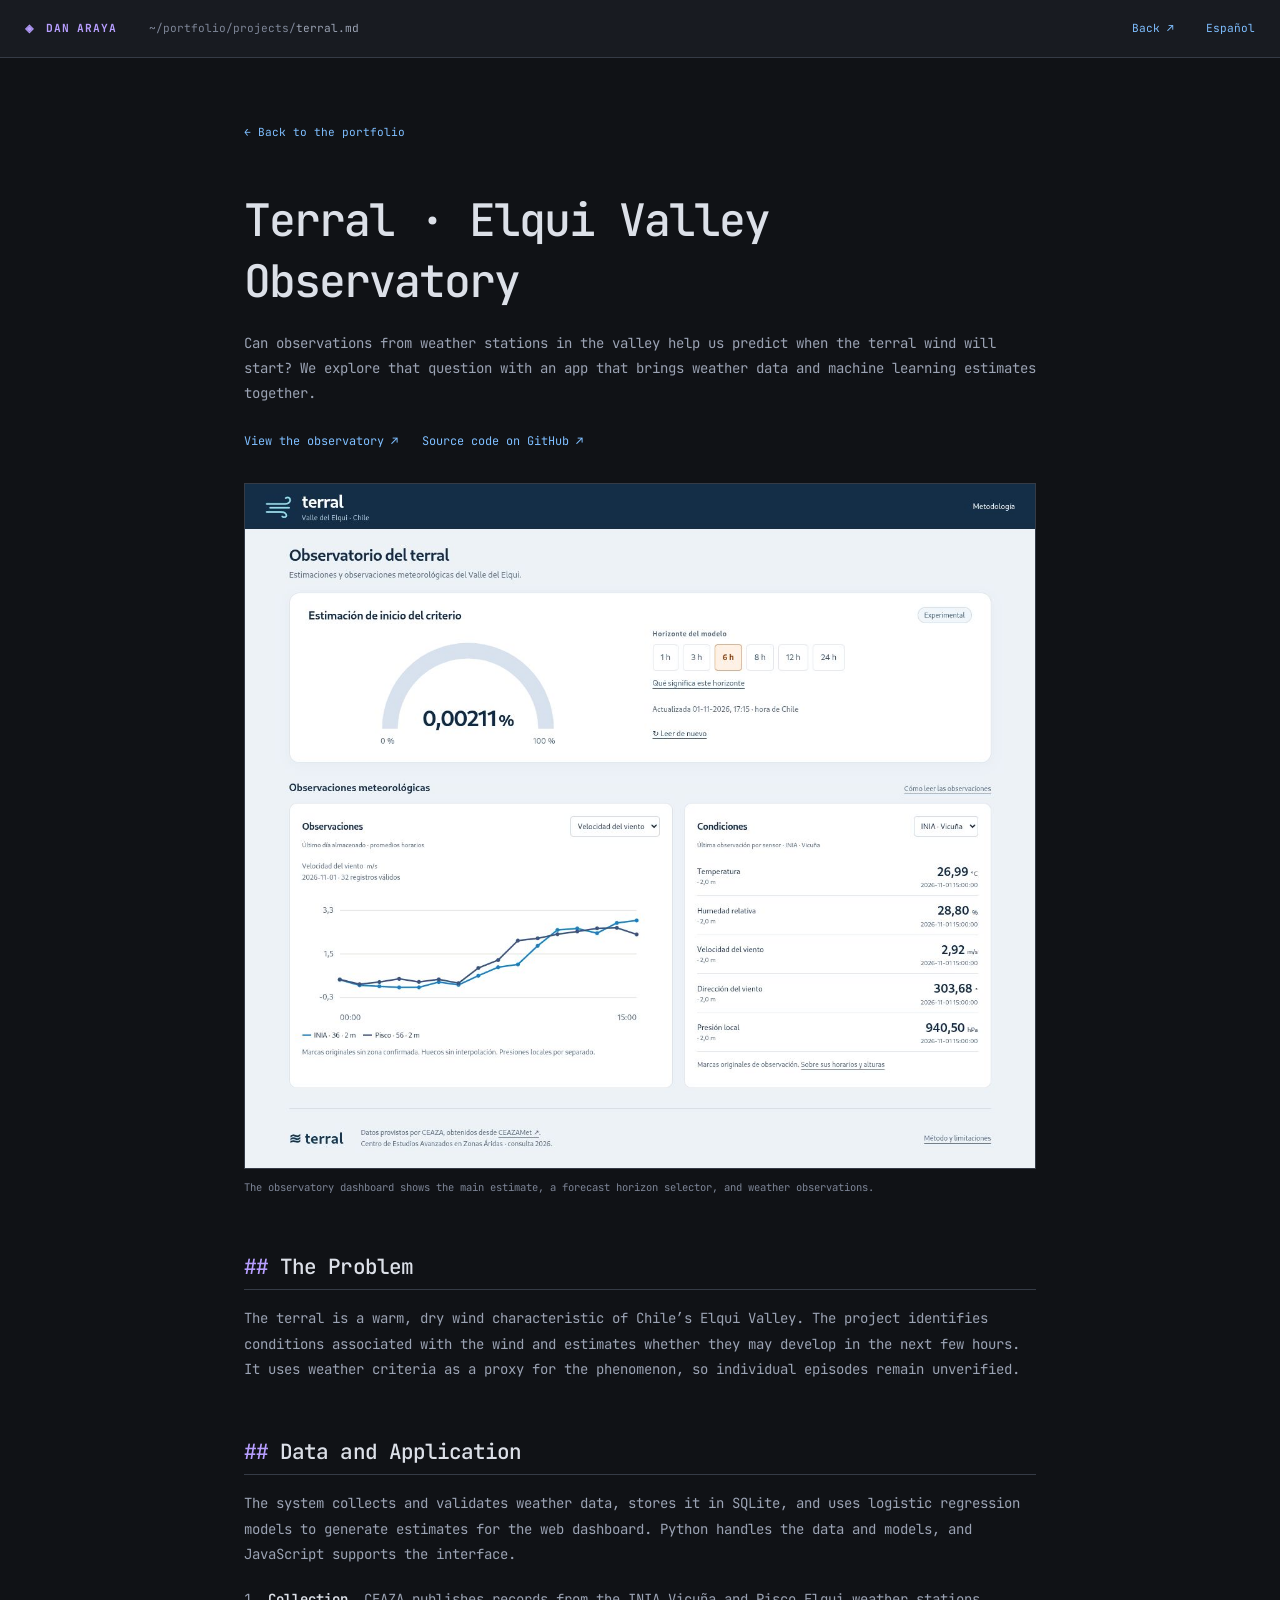
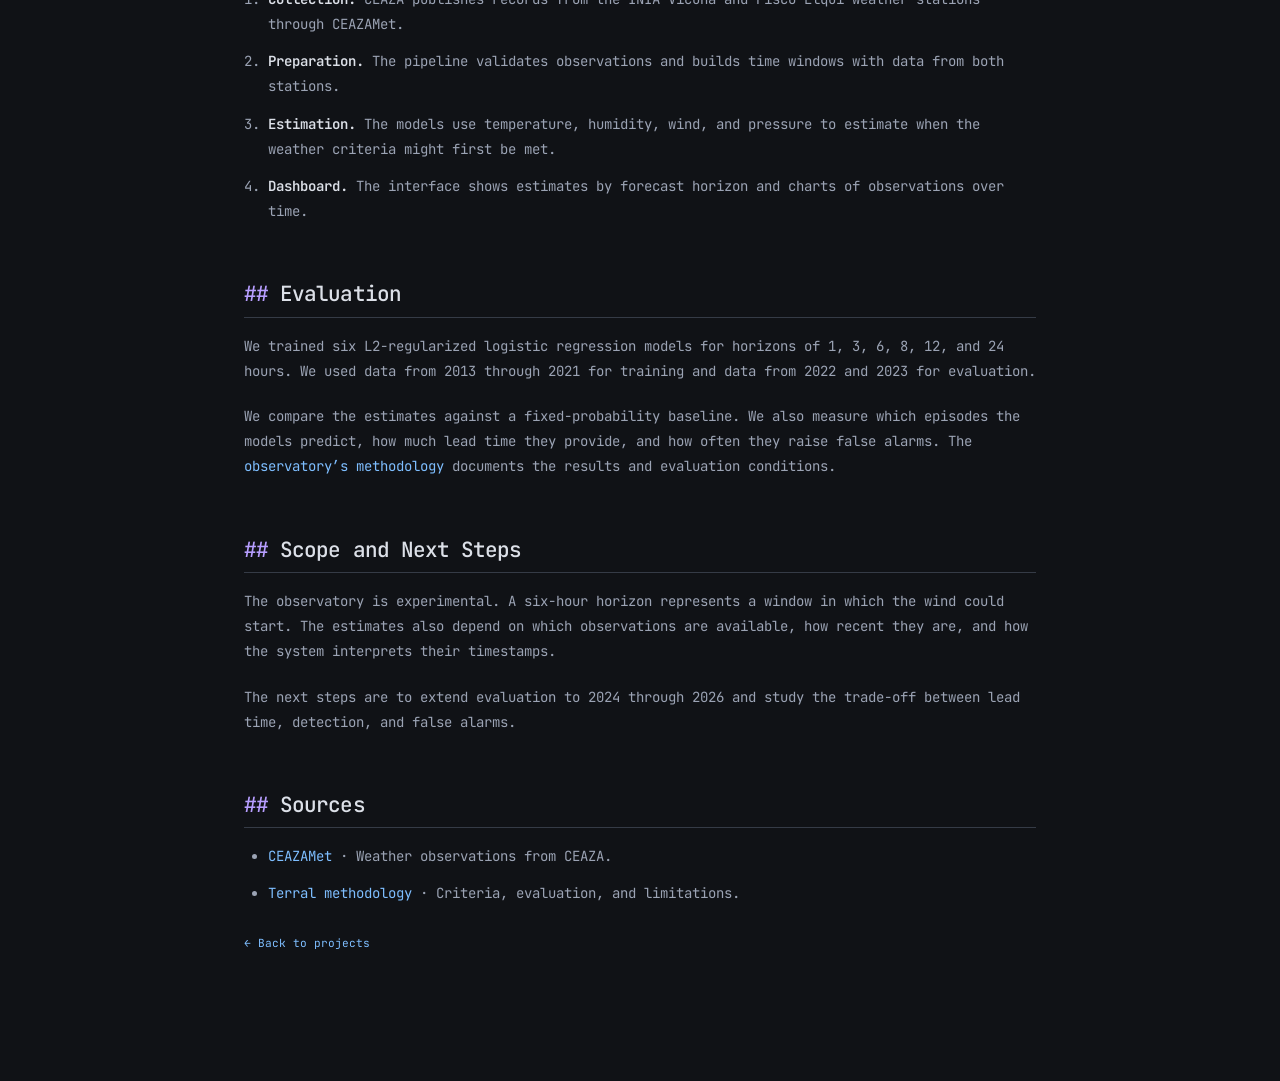
<file: terral.html>
<!DOCTYPE html>
<html lang="es">
<head>
    <meta charset="UTF-8">
    <meta name="viewport" content="width=device-width, initial-scale=1.0">
    <title>Terral · Observatorio del Valle del Elqui · Dan Araya</title>
    <meta name="description" content="Un observatorio experimental que integra datos meteorológicos de CEAZA, modelos de regresión logística y una aplicación web para explorar el inicio del terral.">
    <link rel="icon" type="image/svg+xml" href="assets/favicon.svg?v=dan">
    <link rel="alternate" hreflang="es" href="terral.html">
    <link rel="alternate" hreflang="en" href="en/terral.html">
    <script src="language.js"></script>
    <link rel="preconnect" href="https://fonts.googleapis.com">
    <link rel="preconnect" href="https://fonts.gstatic.com" crossorigin>
    <link href="https://fonts.googleapis.com/css2?family=JetBrains+Mono:wght@400;500;600;700&amp;display=swap" rel="stylesheet">
    <link rel="stylesheet" href="styles.css?v=language">
    <link rel="stylesheet" href="case-study.css">
</head>
<body class="case-page">
    <a class="skip-link" href="#contenido">Ir al contenido</a>
    <div class="workspace-header">
        <a class="workspace-brand" href="index.html#projects">◈ <span>DAN ARAYA</span></a>
        <span class="workspace-path">~/portfolio/proyectos/<span>terral.md</span></span>
        <a class="workspace-github" href="index.html#projects">Volver ↗</a>
        <a class="workspace-language" href="en/terral.html?lang=en" hreflang="en" lang="en">English</a>
    </div>
    <main class="prose-page" id="contenido">
        <a href="index.html#projects" class="prose-page__back">← Volver al portfolio</a>
        <h1>Terral · Observatorio del Valle del Elqui</h1>
        <p>¿Es posible anticipar el inicio del terral con las observaciones de las estaciones del valle? Exploramos esa pregunta mediante una aplicación que reúne datos meteorológicos y estimaciones de machine learning en un mismo lugar.</p>
        <div class="case-links">
            <a href="https://www.terral.live/" target="_blank" rel="noopener noreferrer">Ver observatorio ↗</a>
            <a href="https://github.com/Dan-Araya/terral" target="_blank" rel="noopener noreferrer">Código en GitHub ↗</a>
        </div>
        <figure>
            <img src="assets/terral-dashboard.jpg" width="1265" height="1096" alt="Dashboard de Terral con la estimación de inicio, los horizontes del modelo y la evolución de las observaciones meteorológicas">
            <figcaption>Captura del observatorio: estimación central, selección de horizonte y observaciones meteorológicas.</figcaption>
        </figure>
        <h2>El problema</h2>
        <p>El terral es un viento cálido y seco característico del Valle del Elqui. El proyecto busca reconocer condiciones asociadas a este fenómeno y estimar si podrían comenzar en las horas siguientes. La identificación mediante criterios meteorológicos es una aproximación al fenómeno, no una confirmación de cada episodio.</p>
        <h2>Datos y aplicación</h2>
        <p>El trabajo integra adquisición, validación y almacenamiento en SQLite con modelos de regresión logística y una aplicación web de consulta. Python permite trabajar con los datos y los modelos; JavaScript forma parte de la interfaz.</p>
        <ol>
            <li><strong>Adquisición:</strong> registros de CEAZA, publicados en CEAZAMet, para las estaciones INIA Vicuña y Pisco Elqui.</li>
            <li><strong>Preparación:</strong> validación de observaciones y construcción de ventanas con datos disponibles en ambas estaciones.</li>
            <li><strong>Estimación:</strong> modelos que utilizan temperatura, humedad, viento y presión para explorar el posible inicio del criterio.</li>
            <li><strong>Consulta:</strong> un dashboard con estimaciones por horizonte y gráficas para revisar la evolución de las observaciones.</li>
        </ol>
        <h2>Cómo se evaluó</h2>
        <p>Se entrenaron seis modelos de regresión logística con regularización L2 para horizontes de 1, 3, 6, 8, 12 y 24 horas. El entrenamiento utiliza datos de 2013 a 2021 y la evaluación, datos de 2022 y 2023.</p>
        <p>Las estimaciones se comparan con una referencia de probabilidad fija. También se evalúan los episodios anticipados, la anticipación y las falsas alarmas. La <a href="https://www.terral.live/metodologia" target="_blank" rel="noopener noreferrer">metodología del observatorio</a> documenta los resultados y sus condiciones de evaluación.</p>
        <h2>Alcance y próximos pasos</h2>
        <p>El observatorio es experimental. Un horizonte de seis horas representa una ventana de posible inicio, no una hora exacta. La disponibilidad, frescura y interpretación temporal de las observaciones también condicionan las estimaciones.</p>
        <p>Los próximos pasos incluyen ampliar la evaluación a 2024 a 2026 y estudiar el equilibrio entre anticipación, detección y falsas alarmas.</p>
        <h2>Fuentes</h2>
        <ul>
            <li><a href="https://www.ceazamet.cl/" target="_blank" rel="noopener noreferrer">CEAZAMet</a>: observaciones meteorológicas de CEAZA.</li>
            <li><a href="https://www.terral.live/metodologia" target="_blank" rel="noopener noreferrer">Metodología de Terral</a>: criterios, evaluación y limitaciones.</li>
        </ul>
        <a href="index.html#projects" class="prose-page__back">← Volver a proyectos</a>
    </main>
</body>
</html>
</file>
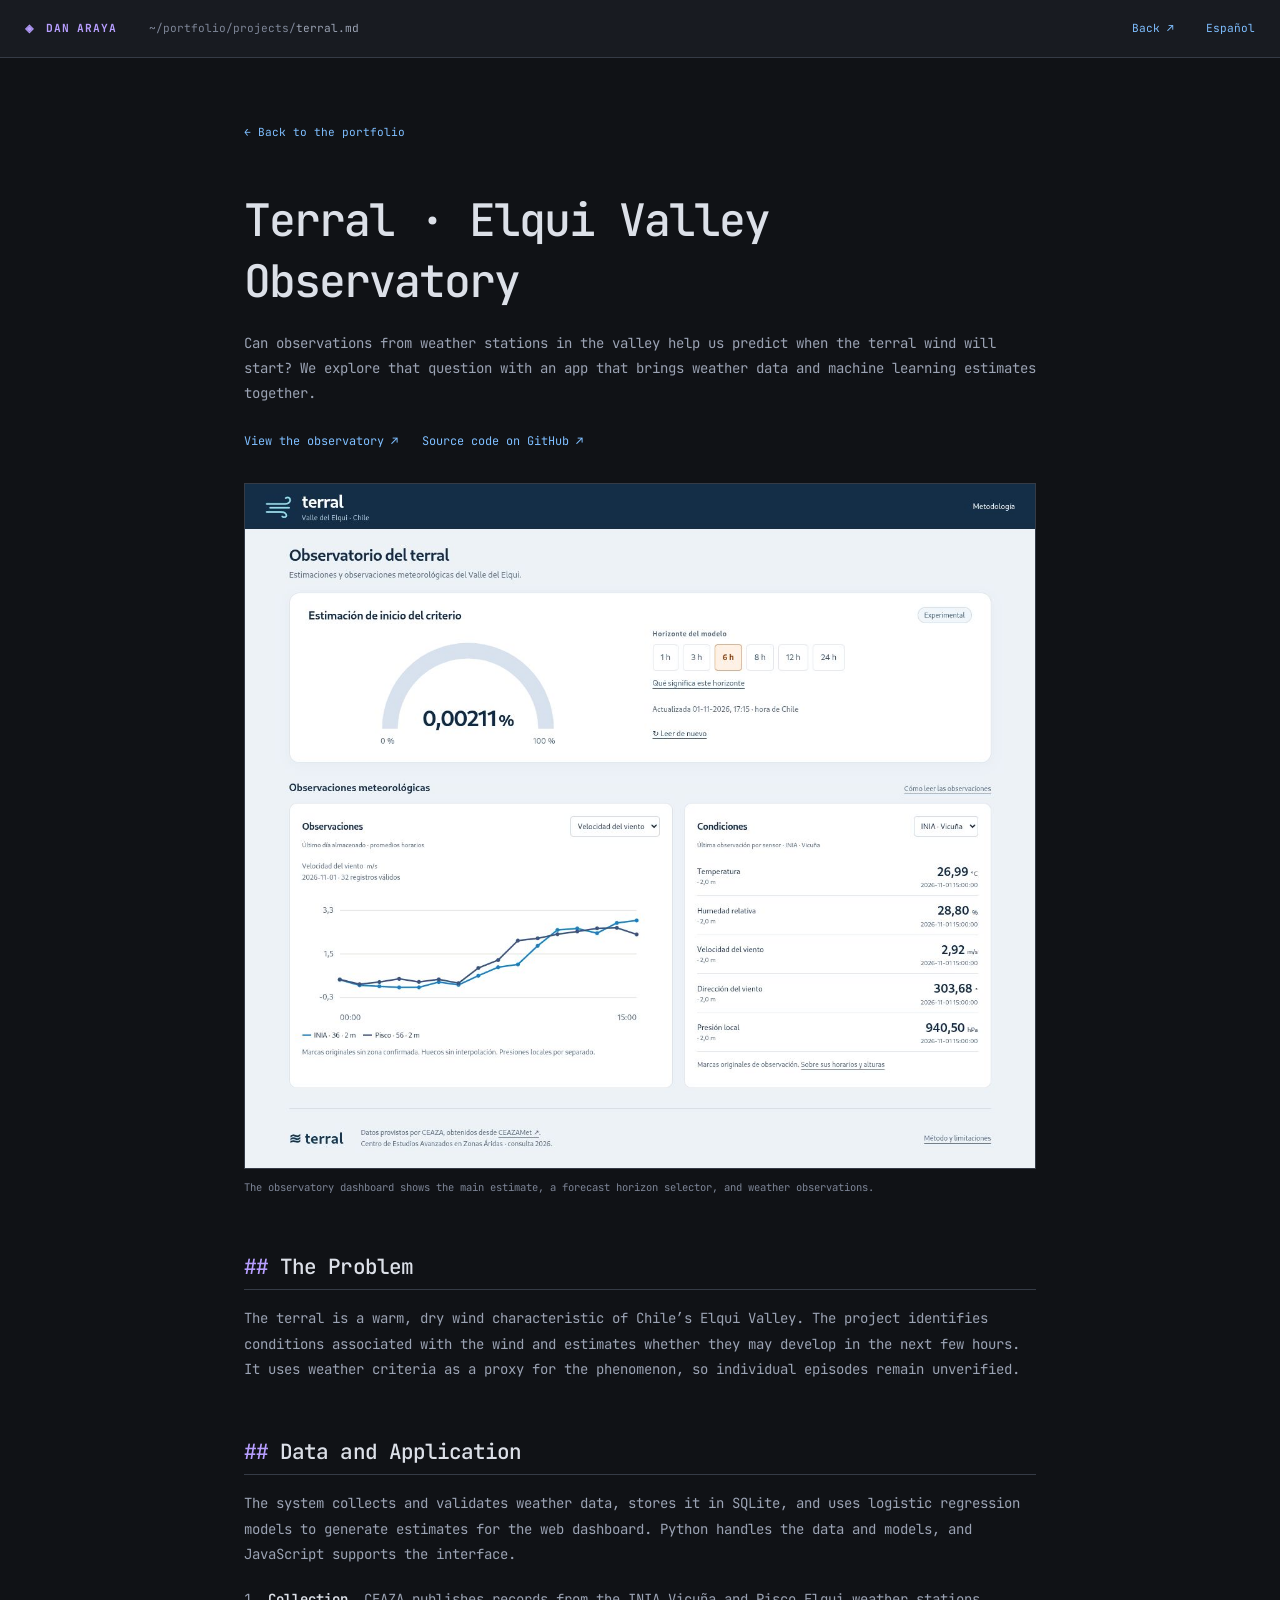
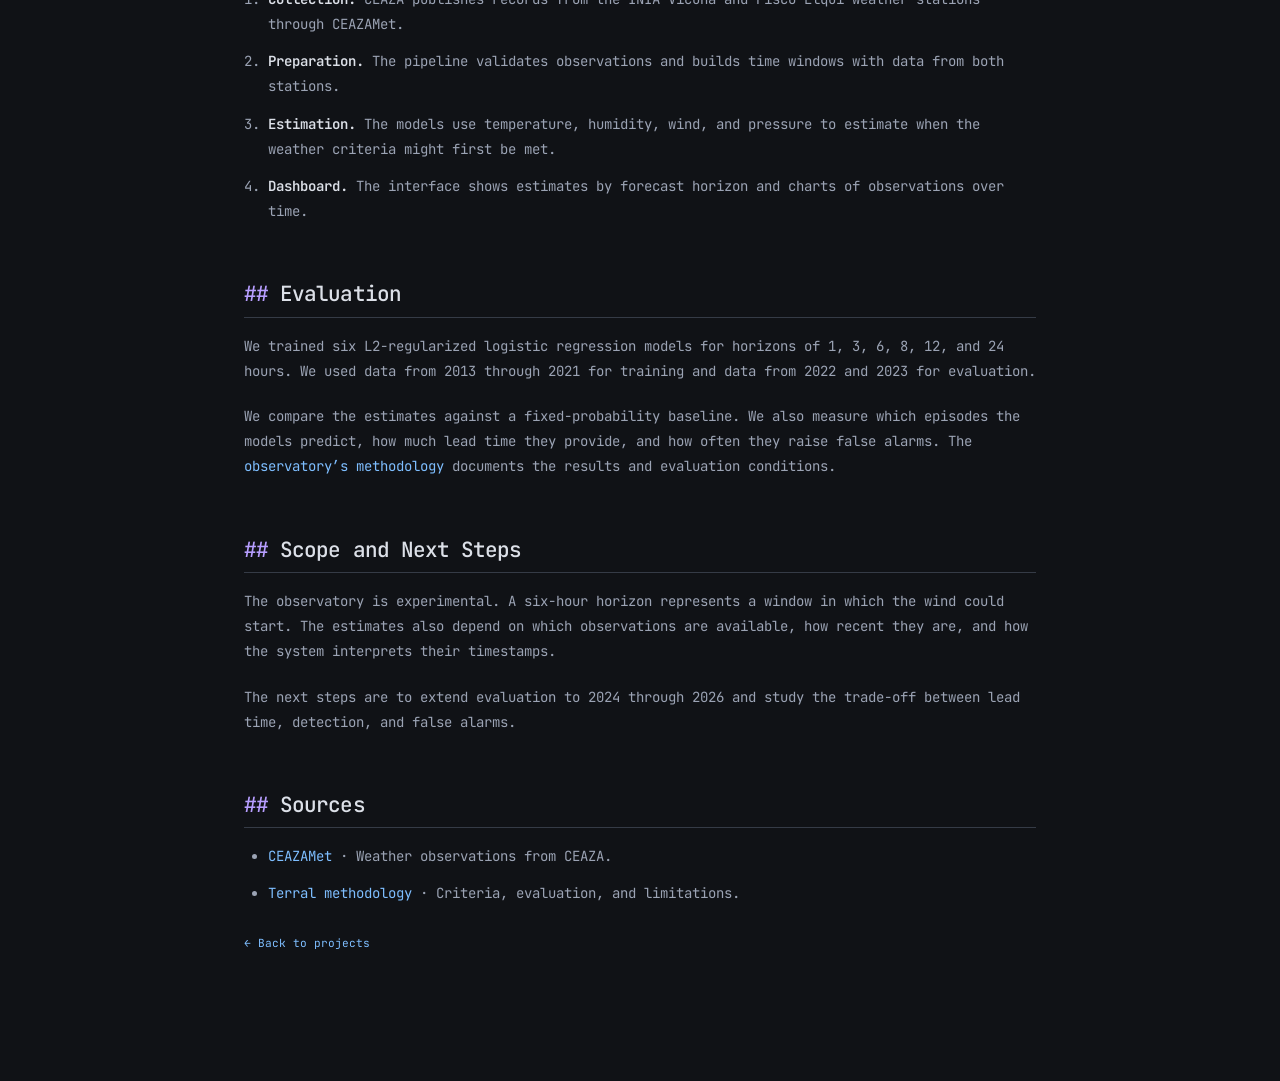
<file: en/terral.html>
<!DOCTYPE html>
<html lang="en">
<head>
    <meta charset="UTF-8">
    <meta name="viewport" content="width=device-width, initial-scale=1.0">
    <title>Terral · Elqui Valley Observatory · Dan Araya</title>
    <meta name="description" content="An experimental observatory that combines CEAZA weather data, logistic regression models, and a web app to explore the onset of the terral wind.">
    <link rel="icon" type="image/svg+xml" href="../assets/favicon.svg?v=dan">
    <link rel="alternate" hreflang="es" href="../terral.html">
    <link rel="alternate" hreflang="en" href="terral.html">
    <script src="../language.js"></script>
    <link rel="preconnect" href="https://fonts.googleapis.com">
    <link rel="preconnect" href="https://fonts.gstatic.com" crossorigin>
    <link href="https://fonts.googleapis.com/css2?family=JetBrains+Mono:wght@400;500;600;700&amp;display=swap" rel="stylesheet">
    <link rel="stylesheet" href="../styles.css?v=language">
    <link rel="stylesheet" href="../case-study.css">
</head>
<body class="case-page">
    <a class="skip-link" href="#contenido">Skip to content</a>
    <div class="workspace-header">
        <a class="workspace-brand" href="index.html#projects">◈ <span>DAN ARAYA</span></a>
        <span class="workspace-path">~/portfolio/projects/<span>terral.md</span></span>
        <a class="workspace-github" href="index.html#projects">Back ↗</a>
        <a class="workspace-language" href="../terral.html?lang=es" hreflang="es" lang="es">Español</a>
    </div>
    <main class="prose-page" id="contenido">
        <a href="index.html#projects" class="prose-page__back">← Back to the portfolio</a>
        <h1>Terral · Elqui Valley Observatory</h1>
        <p>Can observations from weather stations in the valley help us predict when the terral wind will start? We explore that question with an app that brings weather data and machine learning estimates together.</p>
        <div class="case-links">
            <a href="https://www.terral.live/" target="_blank" rel="noopener noreferrer">View the observatory ↗</a>
            <a href="https://github.com/Dan-Araya/terral" target="_blank" rel="noopener noreferrer">Source code on GitHub ↗</a>
        </div>
        <figure>
            <img src="../assets/terral-dashboard.jpg" width="1265" height="1096" alt="Terral dashboard showing the onset estimate, model horizons, and weather observations over time">
            <figcaption>The observatory dashboard shows the main estimate, a forecast horizon selector, and weather observations.</figcaption>
        </figure>
        <h2>The Problem</h2>
        <p>The terral is a warm, dry wind characteristic of Chile’s Elqui Valley. The project identifies conditions associated with the wind and estimates whether they may develop in the next few hours. It uses weather criteria as a proxy for the phenomenon, so individual episodes remain unverified.</p>
        <h2>Data and Application</h2>
        <p>The system collects and validates weather data, stores it in SQLite, and uses logistic regression models to generate estimates for the web dashboard. Python handles the data and models, and JavaScript supports the interface.</p>
        <ol>
            <li><strong>Collection.</strong> CEAZA publishes records from the INIA Vicuña and Pisco Elqui weather stations through CEAZAMet.</li>
            <li><strong>Preparation.</strong> The pipeline validates observations and builds time windows with data from both stations.</li>
            <li><strong>Estimation.</strong> The models use temperature, humidity, wind, and pressure to estimate when the weather criteria might first be met.</li>
            <li><strong>Dashboard.</strong> The interface shows estimates by forecast horizon and charts of observations over time.</li>
        </ol>
        <h2>Evaluation</h2>
        <p>We trained six L2-regularized logistic regression models for horizons of 1, 3, 6, 8, 12, and 24 hours. We used data from 2013 through 2021 for training and data from 2022 and 2023 for evaluation.</p>
        <p>We compare the estimates against a fixed-probability baseline. We also measure which episodes the models predict, how much lead time they provide, and how often they raise false alarms. The <a href="https://www.terral.live/metodologia" target="_blank" rel="noopener noreferrer">observatory’s methodology</a> documents the results and evaluation conditions.</p>
        <h2>Scope and Next Steps</h2>
        <p>The observatory is experimental. A six-hour horizon represents a window in which the wind could start. The estimates also depend on which observations are available, how recent they are, and how the system interprets their timestamps.</p>
        <p>The next steps are to extend evaluation to 2024 through 2026 and study the trade-off between lead time, detection, and false alarms.</p>
        <h2>Sources</h2>
        <ul>
            <li><a href="https://www.ceazamet.cl/" target="_blank" rel="noopener noreferrer">CEAZAMet</a> · Weather observations from CEAZA.</li>
            <li><a href="https://www.terral.live/metodologia" target="_blank" rel="noopener noreferrer">Terral methodology</a> · Criteria, evaluation, and limitations.</li>
        </ul>
        <a href="index.html#projects" class="prose-page__back">← Back to projects</a>
    </main>
</body>
</html>
</file>
<file: styles.css>
/* Graphite palette · obsidian-terminal/src/theme.rs */
:root {
    color-scheme: dark;
    --bg: #101216;
    --surface: #181b21;
    --surface-raised: #1f232b;
    --border: #353b46;
    --text: #dce0e8;
    --text-secondary: #9ba3b4;
    --muted: #7d8597;
    --accent: #b79eff;
    --link: #7ebeff;
    --success: #8bd5b2;
    --warning: #eec271;
    --font: 'JetBrains Mono', 'SFMono-Regular', Consolas, monospace;
}
*, *::before, *::after { margin: 0; padding: 0; box-sizing: border-box; }
html { font-size: 14px; scroll-padding-top: 82px; }
body { background: var(--bg); color: var(--text); font-family: var(--font); line-height: 1.7; overflow-x: hidden; }
h1, h2, h3 { font-family: var(--font); font-weight: 500; line-height: 1.35; letter-spacing: -.045em; }
a { color: var(--link); text-decoration: none; transition: color .2s; }
a:hover { color: var(--accent); }
button { font: inherit; }
::selection { background: var(--accent); color: var(--bg); }
:focus-visible { outline: 2px solid var(--accent); outline-offset: 5px; }
.skip-link { position: fixed; top: -80px; left: 20px; z-index: 300; padding: 12px; background: var(--surface-raised); }
.skip-link:focus { top: 8px; }
.workspace-header { height: 58px; position: fixed; inset: 0 0 auto; display: flex; align-items: center; gap: 32px; padding: 0 25px; background: var(--surface); border-bottom: 1px solid var(--border); z-index: 110; font-size: .8rem; }
.workspace-brand { color: var(--accent); display: flex; align-items: center; gap: 12px; font-weight: 700; letter-spacing: .08em; white-space: nowrap; }
.workspace-brand:first-letter { font-size: 1.4rem; }
.workspace-path { color: var(--muted); overflow: hidden; text-overflow: ellipsis; white-space: nowrap; }
.workspace-path span { color: var(--text-secondary); }
.workspace-github { margin-left: auto; white-space: nowrap; }
.workspace-language { flex-shrink: 0; }
.workspace-status { position: fixed; inset: auto 0 0; height: 33px; padding: 0 22px; display: flex; justify-content: space-between; align-items: center; gap: 12px; background: var(--surface); border-top: 1px solid var(--border); z-index: 110; color: var(--muted); font-size: .68rem; }
.workspace-status > span:first-child { color: var(--success); }
.workspace-status i { display: inline-block; height: 6px; width: 6px; background: var(--success); margin-right: 8px; border-radius: 50%; }
.status-format { margin-left: 12px; }
.scroll-track { height: 700vh; position: relative; }
.viewport-container { position: fixed; inset: 0; width: 100%; height: 100vh; overflow: hidden; z-index: 1; }
.canvas { position: absolute; width: 400vw; height: 400vh; will-change: transform; visibility: visible; }
.section { position: absolute; width: 100vw; height: 100vh; display: flex; align-items: center; justify-content: center; overflow: hidden; }
.section-inner { width: 100%; max-width: 1440px; padding: 90px 64px 65px 280px; }
.section--hero { left: 0; top: 300vh; }
.section--projects { left: 100vw; top: 300vh; }
.section--experience { left: 100vw; top: 200vh; }
.section--about { left: 200vw; top: 200vh; }
.section--skills { left: 200vw; top: 100vh; }
.section--blog { left: 300vw; top: 100vh; }
.section--contact { left: 300vw; top: 0; }
/* The initial note remains readable before the animation library loads. */
.canvas { transform: translateY(-300vh); }
.note-properties { border-top: 1px solid var(--border); border-bottom: 1px solid var(--border); padding: 15px 0; display: flex; gap: 32px; font-size: .75rem; color: var(--muted); margin-bottom: 64px; }
.note-properties b { display: block; color: var(--success); font-weight: 400; }
.hero__prompt { font-size: .85rem; color: var(--success); margin-bottom: 22px; }
.hero__prompt span { color: var(--link); }
.hero__name { font-size: clamp(3rem, 5.6vw, 6rem); margin-bottom: 12px; letter-spacing: -.07em; }
.terminal-cursor { color: var(--accent); animation: cursor-blink 1s step-end infinite; }
@keyframes cursor-blink { 0%, 100% { opacity: 1; } 50% { opacity: 0; } }
.hero__tagline { font-size: clamp(1rem, 1.7vw, 1.45rem); color: var(--accent); margin-bottom: 22px; }
.hero__subtitle { font-size: .85rem; color: var(--text-secondary); margin-bottom: 8px; }
.hero__location { color: var(--muted); font-size: .8rem; margin-bottom: 64px; }
.hero__scroll-hint { display: inline-flex; align-items: center; gap: 22px; font-size: .75rem; color: var(--link); }
.hero__scroll-hint svg { width: 20px; height: 20px; }
.projects__heading, .experience__heading, .about__heading, .skills__heading, .blog__heading, .contact__heading { font-size: clamp(1.5rem, 2.5vw, 2.3rem); margin-bottom: 30px; }
.section h2::before { content: '# '; color: var(--accent); }
.projects__grid { display: grid; grid-template-columns: repeat(2, minmax(0, 1fr)); gap: 20px; }
.projects__grid .project-card { display: grid; grid-template-columns: minmax(0, .85fr) minmax(0, 1.15fr); align-items: center; gap: 18px; min-width: 0; }
.projects__grid .project-card__body { display: flex; flex-direction: column; flex: 1; min-width: 0; }
.projects__grid .project-card__thumbnail { display: block; height: auto; min-height: 0; object-fit: contain; filter: none; }
.projects__grid .project-card__thumbnail--diagram { background: var(--bg); }
.project-card__preview { width: 100%; flex-shrink: 0; }
.projects__grid .project-card > .project-card__thumbnail { flex-shrink: 0; }
.project-card__preview figcaption { color: var(--muted); font-size: .62rem; margin-top: 5px; }
.project-card__links { display: flex; flex-wrap: wrap; gap: 10px 20px; }
.projects__grid .project-card__links, .projects__grid .project-card__body > .project-card__link { margin-top: auto; }
.project-card { border: 1px solid var(--border); background: var(--surface); padding: 24px; display: grid; grid-template-columns: minmax(160px, 28%) 1fr; gap: 26px; transition: border-color .2s, background .2s; }
.project-card:hover { border-color: var(--accent); background: var(--surface-raised); }
.project-card--compact { grid-template-columns: 1fr; padding: 22px; }
.project-card__thumbnail { width: 100%; height: 100%; min-height: 160px; border: 1px solid var(--border); filter: saturate(.65); }
.project-card__title { font-size: 1.25rem; margin-bottom: 8px; }
.project-card--compact .project-card__title { font-size: 1.15rem; color: var(--link); }
.project-card__subtitle { color: var(--muted); font-size: .7rem; margin-bottom: 14px; }
.project-card__description { color: var(--text-secondary); font-size: .8rem; line-height: 1.7; margin-bottom: 18px; }
.project-card__description code { color: var(--accent); font: inherit; }
.project-card__tags { display: flex; gap: 6px; flex-wrap: wrap; margin-bottom: 14px; }
.project-card__tags:last-child { margin-bottom: 0; }
.tag { font-size: .65rem; color: var(--success); background: var(--surface-raised); padding: 2px 7px; border: 1px solid var(--border); }
.project-card__link { font-size: .75rem; color: var(--link); }
.experience-entry, .blog-entry { padding: 20px 0; border-top: 1px solid var(--border); display: flex; justify-content: space-between; align-items: baseline; gap: 25px; }
.experience-entry:last-child, .blog-entry:last-child { border-bottom: 1px solid var(--border); }
.experience-entry__title, .blog-entry__title { font-size: 1rem; margin-bottom: 5px; }
.experience-entry__company { color: var(--accent); font-size: .73rem; margin-bottom: 9px; }
.experience-entry__detail, .blog-entry__excerpt { color: var(--text-secondary); font-size: .82rem; }
.experience-entry__detail + .experience-entry__detail { margin-top: 10px; }
.experience-entry__date, .blog-entry__date { color: var(--muted); white-space: nowrap; font-size: .7rem; }
.experience-entry--brief { padding: 13px 0; }
.experience-entry--brief .experience-entry__company { margin-bottom: 0; }
.about__bio { max-width: 880px; padding-left: 24px; border-left: 1px solid var(--accent); }
.about__bio p { color: var(--text-secondary); font-size: .9rem; margin-bottom: 20px; line-height: 1.9; }
.about__bio p:last-child { margin-bottom: 0; }
.skills__categories { display: grid; grid-template-columns: 1fr 1fr; gap: 28px 35px; }
.skills__category-name { color: var(--muted); font-size: .75rem; letter-spacing: 0; margin-bottom: 14px; }
.skills__category-name::before { content: '## '; color: var(--accent); }
.skills__tags { display: flex; flex-wrap: wrap; gap: 8px; }
.skill-tag { padding: 6px 11px; border: 1px solid var(--border); background: var(--surface); font-size: .75rem; transition: color .2s, border-color .2s; }
.skill-tag:hover { color: var(--accent); border-color: var(--accent); }
.education__grid { display: grid; grid-template-columns: repeat(2, minmax(0, 1fr)); gap: 24px 35px; }
.education__grid .blog-entry { flex-direction: column; align-items: flex-start; justify-content: flex-start; gap: 8px; padding: 14px 0 0; border-bottom: 0; min-width: 0; }
.education__grid .blog-entry__title { font-size: .95rem; line-height: 1.5; }
.education__grid .blog-entry__title::before { content: '## '; color: var(--accent); }
.education__credential { font-size: .75rem; }
.contact__closing { color: var(--text-secondary); font-size: .95rem; max-width: 650px; margin-bottom: 38px; }
.contact__layout { display: grid; grid-template-columns: minmax(0, 1.6fr) minmax(0, 1fr); gap: 38px; align-items: start; }
.contact__form { display: grid; gap: 16px; min-width: 0; }
.contact__fields { display: grid; grid-template-columns: repeat(2, minmax(0, 1fr)); gap: 16px; }
.contact__field { display: grid; gap: 6px; }
.contact__field label { color: var(--text-secondary); font-size: .78rem; }
.contact__field input, .contact__field textarea { width: 100%; min-width: 0; padding: 10px 12px; border: 1px solid var(--border); border-radius: 0; background: var(--surface); color: var(--text); font: inherit; font-size: 1rem; }
.contact__field textarea { resize: vertical; min-height: 120px; }
.contact__submit { justify-self: start; padding: 10px 16px; border: 1px solid var(--accent); background: var(--surface); color: var(--accent); cursor: pointer; font-size: .8rem; }
.contact__submit:hover { background: var(--surface-raised); color: var(--text); }
.contact__submit:disabled { opacity: .6; cursor: wait; }
.contact__honeypot { display: none; }
.contact__layout .contact__links { min-width: 0; }
.contact__email-text { overflow-wrap: anywhere; }
.contact__links { display: flex; flex-direction: column; gap: 18px; }
.contact__link { display: inline-flex; align-items: center; gap: 14px; font-size: .9rem; width: fit-content; }
.contact__link svg { width: 18px; height: 18px; flex-shrink: 0; }
.nav { position: fixed; left: 0; top: 58px; bottom: 33px; width: 208px; padding: 24px 12px; display: flex; flex-direction: column; gap: 4px; background: var(--surface); border-right: 1px solid var(--border); z-index: 100; }
.nav__heading { color: var(--muted); font-size: .65rem; letter-spacing: .1em; padding: 0 12px 26px; display: flex; justify-content: space-between; }
.nav__heading span { color: var(--accent); }
.nav__folder { color: var(--text-secondary); font-size: .8rem; padding: 0 12px 12px; }
.nav__item { color: var(--text-secondary); cursor: pointer; background: transparent; border: 1px solid transparent; text-align: left; padding: 10px 12px; font-size: .76rem; transition: color .2s, background .2s; }
.nav__item::before { content: '◇ '; color: var(--muted); padding-right: 7px; }
.nav__item:hover { background: var(--surface-raised); color: var(--text); }
.nav__item.is-active { color: var(--accent); background: var(--surface-raised); border-color: var(--border); }
.nav__item.is-active::before { content: '◆ '; color: var(--accent); }
.direction-arrow { position: fixed; bottom: 50px; right: 28px; z-index: 100; width: 32px; height: 32px; display: grid; place-items: center; color: var(--accent); transition: transform .4s, opacity .3s; }
.direction-arrow svg { width: 20px; height: 20px; }
.direction-arrow.point-up { transform: rotate(-90deg); }
strong { font-weight: 600; color: var(--text); }
.prose-page a { color: var(--link); }
.prose-page h1 { color: var(--text); }
.prose-page h2::before { content: '## '; color: var(--accent); }
.prose-page h3 { color: var(--accent); }
.prose-page blockquote { background: var(--surface); }
.prose-page table { display: block; overflow-x: auto; }
.prose-page .badge--green { color: var(--success); border-color: var(--success); }
@media (min-width: 1200px) and (max-height: 850px) {
    .section-inner { padding-top: 78px; padding-bottom: 48px; }
    .section h2 { font-size: 1.65rem; margin-bottom: 20px; }
    .project-card { padding: 16px; gap: 20px; }
    .project-card__title { font-size: 1.1rem; }
    .project-card__subtitle { margin-bottom: 9px; }
    .project-card__description { font-size: .8rem; margin-bottom: 12px; line-height: 1.6; }
    .project-card__tags { margin-bottom: 9px; }
    .experience-entry { padding: 12px 0; }
    .experience-entry--brief { padding: 9px 0; }
    .experience-entry__detail { font-size: .76rem; }
    .about__bio p { font-size: .82rem; margin-bottom: 14px; line-height: 1.8; }
    .skills__categories { gap: 20px 28px; }
    .skill-tag { padding: 4px 9px; }
}
@media (max-width: 1199px), (max-height: 640px), (prefers-reduced-motion: reduce) {
    html { scroll-behavior: smooth; }
    .scroll-track { display: none; }
    .viewport-container { position: relative; width: 100%; height: auto; }
    .canvas { position: relative; width: 100%; height: auto; transform: none !important; visibility: visible !important; }
    .canvas .section { position: relative; left: 0; top: 0; width: 100%; height: auto; min-height: 85vh; overflow: visible; }
    .section-inner { padding: 100px 35px 70px; }
    .section--hero { min-height: 100svh !important; }
    .nav { top: 58px; bottom: auto; width: 100%; flex-direction: row; overflow-x: auto; padding: 6px 12px; border-right: 0; border-bottom: 1px solid var(--border); }
    .nav__heading, .nav__folder { display: none; }
    .nav__item { white-space: nowrap; padding: 7px 10px; font-size: .7rem; }
    .nav__item::before { display: none; }
    .direction-arrow { display: none; }
    .hero__scroll-hint svg { transform: rotate(90deg); }
    html { scroll-padding-top: 0; }
}
@media (max-width: 600px) {
    .workspace-header { gap: 16px; padding: 0 18px; }
    .workspace-brand { font-size: .7rem; gap: 7px; }
    .workspace-path { font-size: .65rem; }
    .workspace-github { display: none; }
    .workspace-language { margin-left: auto; }
    .section-inner { padding: 100px 22px 65px; }
    .note-properties { flex-direction: column; gap: 6px; margin-bottom: 40px; font-size: .7rem; }
    .hero__name { font-size: clamp(2.5rem, 11vw, 4rem); }
    .hero__subtitle { font-size: .76rem; }
    .hero__location { margin-bottom: 40px; }
    .projects__grid, .project-card, .skills__categories, .education__grid { grid-template-columns: 1fr; }
    .project-card { padding: 20px; }
    .project-card__thumbnail { min-height: 180px; }
    .experience-entry, .blog-entry { flex-direction: column; gap: 10px; }
    .about__bio { padding-left: 16px; }
    .about__bio p { font-size: .82rem; }
    .workspace-status { padding: 0 12px; font-size: .58rem; }
    .workspace-status > span:last-child { display: none; }
    .contact__link { font-size: .8rem; }
}
@media (prefers-reduced-motion: reduce) { html { scroll-behavior: auto; } *, *::before, *::after { animation: none !important; transition: none !important; } }
/* Native scrolling fallback if the animation CDN is unavailable. */
.linear-layout .scroll-track { display: none; }
.linear-layout .viewport-container { position: relative; height: auto; }
.linear-layout .canvas { position: relative; width: 100%; height: auto; transform: none !important; }
.linear-layout .section { position: relative; left: 0; top: 0; height: auto; min-height: 100vh; overflow: visible; }
.linear-layout .direction-arrow { display: none; }

@media (min-width: 1200px) and (max-height: 850px) {
    .projects__grid { gap: 16px; }
    .projects__grid .project-card { gap: 12px; }
    .projects__grid .project-card__title { font-size: 1.05rem; }
}
@media (min-width: 1200px) and (min-height: 641px) and (prefers-reduced-motion: no-preference) {
    .section--projects .section-inner, .section--experience .section-inner, .section--contact .section-inner { max-height: calc(100vh - 91px); overflow-y: auto; }
}
@media (max-width: 1199px) {
    .contact__layout { grid-template-columns: minmax(0, 1fr); gap: 30px; }
    .section-inner { max-width: 960px; padding-top: 130px; }
    .projects__grid { grid-template-columns: minmax(0, 1fr); gap: 28px; }
    .projects__grid .project-card { gap: 24px; padding: 26px; }
    .projects__grid .project-card__thumbnail { height: auto; object-fit: contain; background: var(--bg); }
    .projects__grid .project-card__title { font-size: 1.3rem; }
    .projects__grid .project-card__description { font-size: .9rem; line-height: 1.85; }
    .project-card__links { gap: 16px 28px; }
}
@media (max-width: 600px) {
    .contact__fields { grid-template-columns: minmax(0, 1fr); }
    .projects__grid .project-card { grid-template-columns: minmax(0, 1fr); }
    .projects__grid .project-card__thumbnail { height: auto; max-height: 320px; object-fit: contain; }
}

@media (max-width: 600px) {
    .projects__grid .project-card { padding: 20px; gap: 20px; }
    .projects__grid .project-card__title { font-size: 1.15rem; }
    .projects__grid .project-card__description { font-size: .85rem; }
    .project-card__links { flex-direction: column; align-items: flex-start; }
}

.linear-layout .section--projects .section-inner, .linear-layout .section--experience .section-inner, .linear-layout .section--contact .section-inner { max-height: none; overflow-y: visible; }
</file>
<file: case-study.css>
.prose-page { max-width: 840px; margin: 0 auto; padding: 120px 24px 80px; }
.prose-page__back { display: inline-block; margin-bottom: 48px; font-size: .8rem; color: var(--text-secondary); }
.prose-page h1 { font-size: clamp(2rem, 3.5vw, 3.2rem); margin-bottom: 20px; }
.prose-page h2 { font-size: 1.5rem; margin: 56px 0 16px; padding-bottom: 8px; border-bottom: 1px solid var(--border); }
.prose-page p, .prose-page li { color: var(--text-secondary); font-size: 1rem; line-height: 1.8; }
.prose-page p { margin-bottom: 20px; }
.prose-page ul, .prose-page ol { padding-left: 24px; margin-bottom: 24px; }
.prose-page li { margin-bottom: 12px; }
.prose-page figure { margin: 32px 0; }
.prose-page img { display: block; max-width: 100%; height: auto; border: 1px solid var(--border); }
.prose-page figcaption { color: var(--muted); font-size: .75rem; margin-top: 10px; }
.case-links { display: flex; flex-wrap: wrap; gap: 12px 24px; margin: 24px 0; font-size: .85rem; }
@media (max-width: 600px) { .prose-page { padding: 100px 22px 60px; } .prose-page h2 { font-size: 1.25rem; } }
</file>
